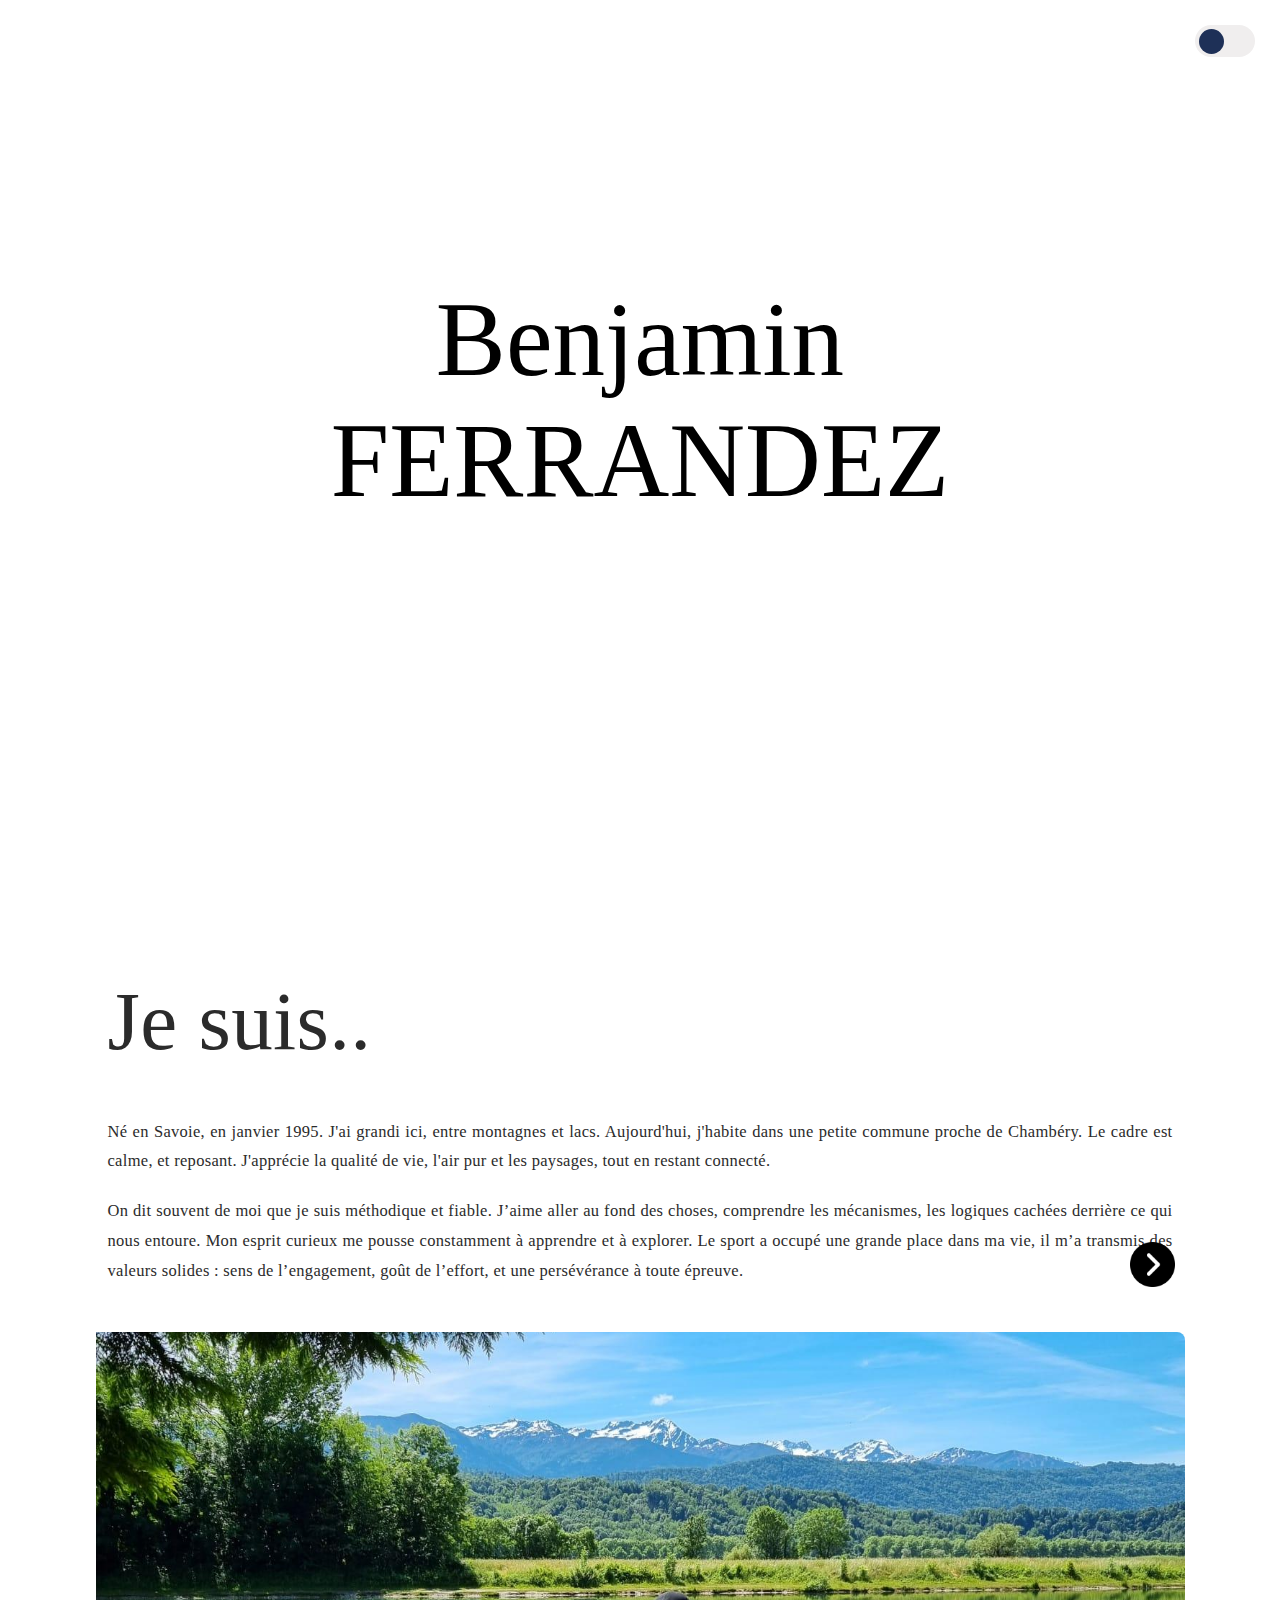
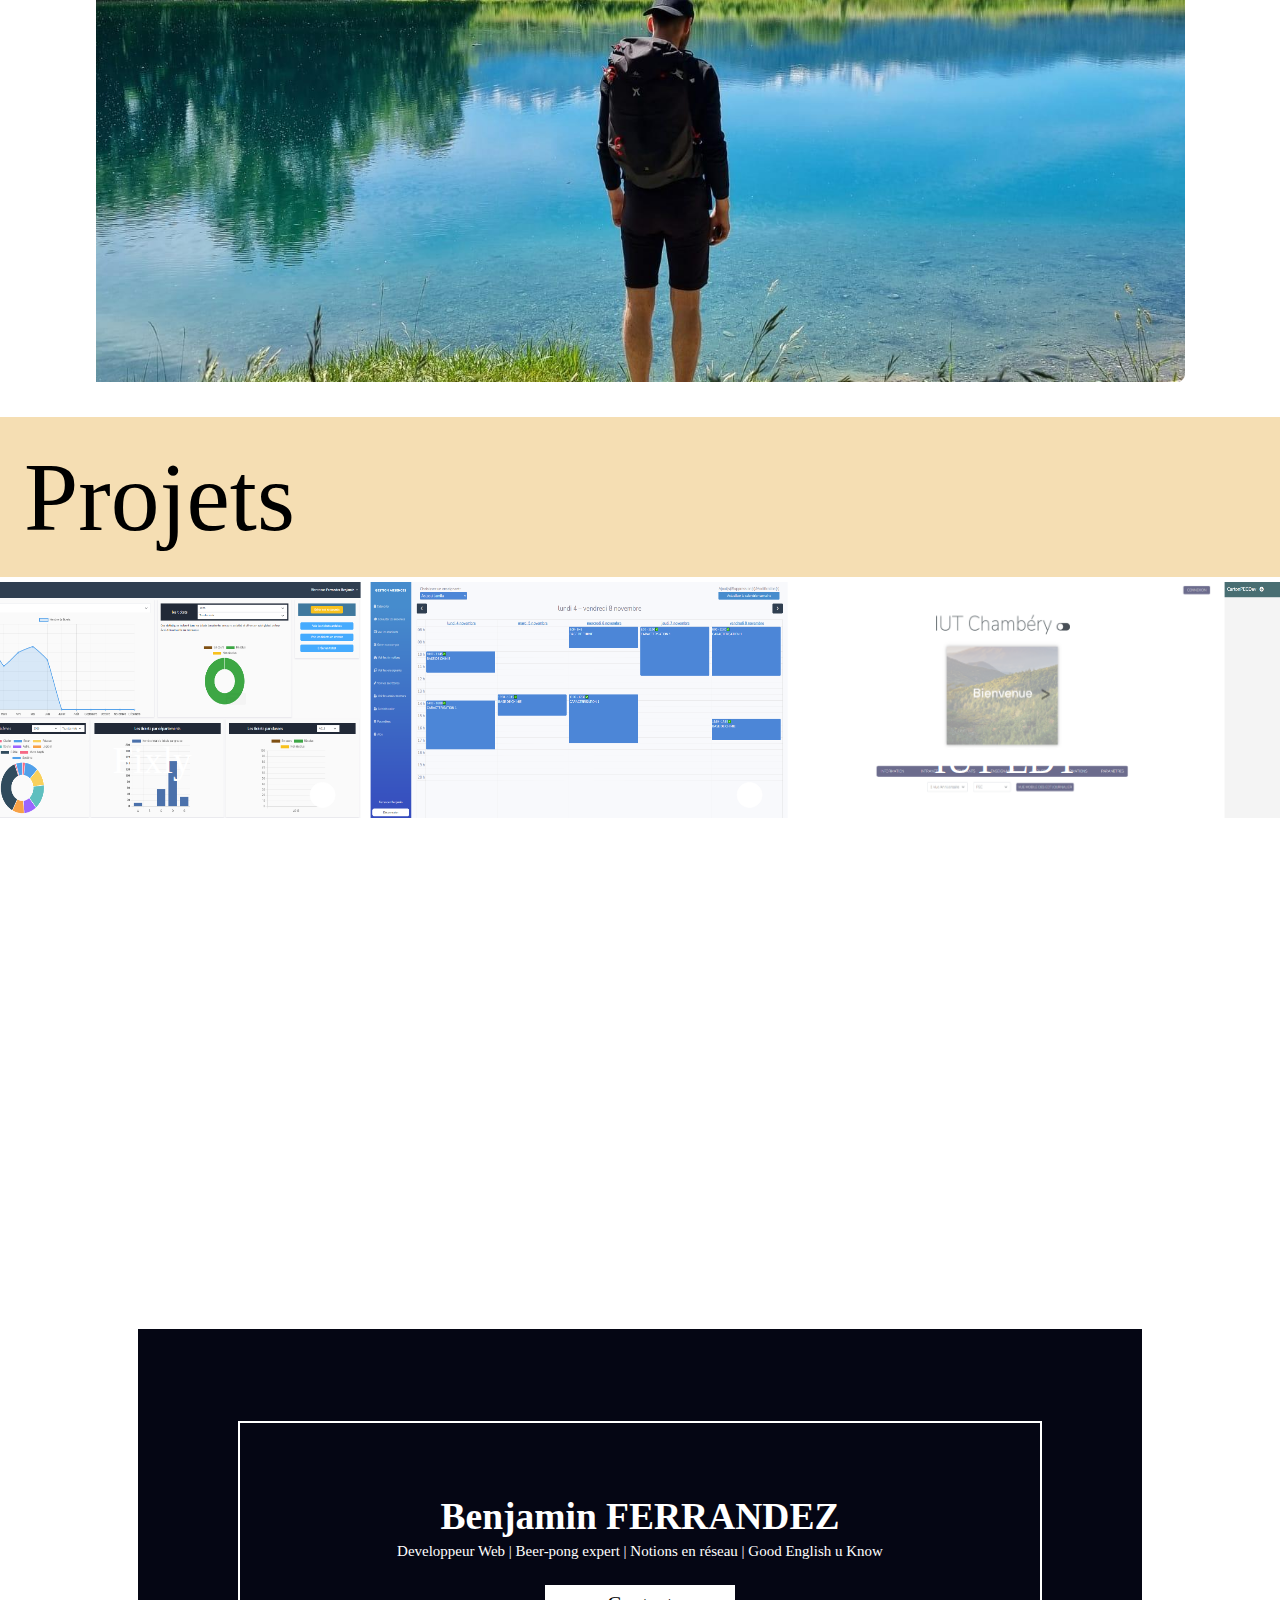
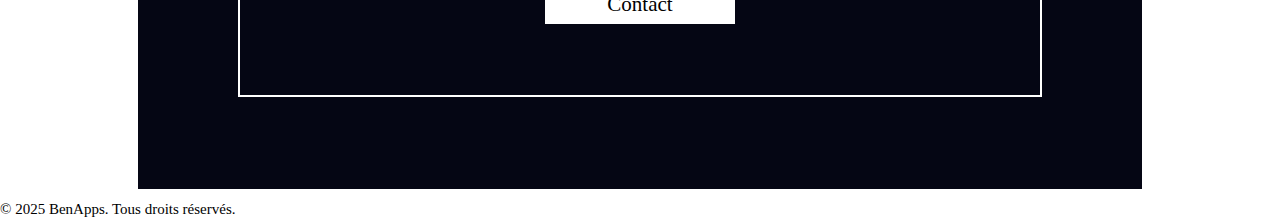
<file: index.html>
<!DOCTYPE html>
<html lang="fr">
<head>
    <meta charset="UTF-8">
    <meta name="viewport" content="width=device-width, initial-scale=1.0">
    <title>BenApps</title>
    <link rel="stylesheet" href="style/style.css">
    <link rel="stylesheet" href="style/queries.css">
    <link rel="preload" as="image" href="img/bio-1.jpg">
    <link rel="preload" as="image" href="img/bio-2.jpg">
    <link rel="preload" as="image" href="img/bio-3.jpg">
    <link rel="preload" as="image" href="img/bio-4.jpg">
    <link rel="icon" type="image/vnd.icon" href="img/benicone.ico">
    <link href="https://fonts.googleapis.com/css2?family=Quicksand&display=swap" rel="stylesheet">
    
    <script src="js/script.js"></script>
    <script src="js/switch-mode.js"></script>
    <script src="js/slider-infinite.js"></script>
    <!-- <script src="js/slide.js"></script> -->
</head>
<body>

    <div class="can-scroll-down">
        <img src="/img/arrow-down-white.png" class="arrow-down" alt="flechebas" id="scroll-button">
    </div>

    <span class="switch">
        <span class="slider" id="the-slider"></span>
    </span>

<div class="wrapper">
        

    <!-- Hero Section -->
    <section id="principal" class="section-one mode-base">

        <div class="accueil fade-in-base" id="accueil">
            <!--<div id="liseret"></div>-->

            <h1 id="titre">Benjamin FERRANDEZ</h1>
            
            <div class="f-center gap-me z-index-2 btn-c-base" id="contain_btn">
                <a href="#about" class="btn-a">A propos</a>
                <a href="#projets" class="btn-a">Mes projets</a>
                <a href="#contact" class="btn-a">Contact</a>
            </div>
        </div>

    </section>

    <!-- Services Section -->
    <section id="about" class="fade-in section-two  bg-white">
        <!--<div class="image-bg-about"></div>-->

        <div class="all-about">
            <div class="about-1">

                <!-- Explication de moi -->
                    <div class="explain-me">
                        <div class="jesuis" id="one-text">

                            <h2>Je suis..</h2>

                            <p>
                                Né en Savoie, en janvier 1995. J'ai grandi ici, entre montagnes et lacs.  
                                Aujourd'hui, j'habite dans une petite commune proche de Chambéry. 
                                Le cadre est calme, et reposant. J'apprécie la qualité de vie,  
                                l'air pur et les paysages, tout en restant connecté.
                            </p>
                            
                            <p>
                                On dit souvent de moi que je suis méthodique et fiable. J’aime aller au fond des choses, comprendre les mécanismes,
                                les logiques cachées derrière ce qui nous entoure. Mon esprit curieux me pousse constamment à apprendre et à explorer.
                                Le sport a occupé une grande place dans ma vie, il m’a transmis des valeurs solides : sens de l’engagement, goût de l’effort, et une persévérance à toute épreuve.
                            </p>
                        </div>

                        <div class="ecole" id="two-text" style="display: none">
                            <h2>Mes études</h2>
                            <p>
                                J’ai repris mes études en 2020 avec un DU au Campus Numérique, qui m’a permis d’acquérir des bases solides. J’ai ensuite poursuivi avec une licence en Informatique aux Charmilles, où j’ai approfondi mes connaissances, notamment en réseau et en informatique générale. Toujours animé par l’envie d’apprendre, j’ai intégré un Master en Ingénierie Informatique et Systèmes d’Information à l’EPSI.    
                            </p>
                            
                            <p>
                                Chaque école m’a apporté une richesse particulière : le Campus Numérique m’a initié au développement, les Charmilles l'informatique au sens large — et le master m’a ouvert aux notions de management et de systèmes d'information.
                            </p>
                        </div>

                        <div class="jeuxvideo" id="three-text" style="display: none">
                            <h2>Les jeux !</h2>
                            <p>
                                Entre deux lignes de code, je me détends sur des jeux en ligne, seul ou avec des amis. J’ai aussi monté ma propre config — une expérience que je recommande à tous !
                            </p>
                            
                                <ul class="ul-me"> <strong>Configuration :</strong>
                                    <li> Carte mère : Asus rog STRIX B650E-F</li>
                                    <li> Processeur : Ryzen 7800X3D</li>
                                    <li> Carte graphique : Nvidia RTX 4060Ti (16G)</li>
                                    <li> RAM : Corsair Vengeance DDR5 (16G x2)</li>
                                    <li> Alimentation : Corsair RM850x 80 plus gold </li>
                                    <li> Boitier : Deepcool CH650 Digital </li>
                                    <li> Ventirad : DeepCool LS720 SE 360mn </li>
                                    <li> Clavier : Apex Pro steelSeries</li>
                                    <li> Souris : SteelSeries Rival 5</li>
                                </ul>
                            </p>
                        </div>

                        <div class="fetardunpeu" id="four-text" style="display: none">
                            <h2>La fête..</h2>
                            <p>
                                Il faut bien relâcher la pression entre deux compilations qui plantent. Je profite de ces moments pour changer de cadre, passer du mode “débogage” au mode “déconnexion totale”, et souvent rigoler jusqu’à ne plus sentir mes joues. 
                            </p>
                            
                            <p>
                                Certains sortent leur meilleure tenue, moi je mise tout sur mon stock de playlists douteuses et mon expertise en Beer-pong (franchement je suis pas mauvais quoi)
                                Ce n’est pas qu’une simple pause : c’est un bon rappel que l’équilibre, ça passe aussi par ces instants spontanés, imparfaits, mais sincères.
                            </p>
                        </div>
                    </div>
                <!--//////////////////////////////////-->

                <!-- Première photo -->
                    <div class="arrow-container">
                        <img src="/img/arrow-right.png" class="arrow b-radius-top-r b-radius-bot-r" alt="fleche"  id="carrousel">
                    </div>
                <!--//////////////////////////////////-->
            </div>

            <div class="about-2 b-radius-top-r b-radius-bot-r" id="two">
                <img src="img/bio-1.jpg" alt="" loading="lazy" class="image-one-carroussel" id="one-image">
                <img src="img/bio-2.jpg" alt="" loading="lazy" class="image-two-carroussel" id="two-image" style="display: none;">
                <img src="img/bio-3.jpg" alt="" loading="lazy" class="image-three-carroussel" id="three-image" style="display: none;">
                <img src="img/bio-4.jpg" alt="" loading="lazy" class="image-four-carroussel" id="four-image" style="display: none;">
            </div>
        </div>

    </section>

        <!-- About Section -->
    <section id="projets" class="section-three-spc">

        <div class="projets-title">
            <h2>Projets</h2>
        </div>

        <div class="all-projets fade-in">
            <!-- Swiper wrapper -->
            <div class="carroussel">
                <div class="carroussel-slider" id="slider">

                    <div class="card-projet projet-1">
                            <div class="card-title">
                                Fixly
                            </div>
                            <div class="card-container">
                                <div class="expl">
                                    <p>Petite explications rapide de ce qu'est l'application</p>
                                </div>
                                <div class="card-button">
                                    <a href="#" class="btn-details-projet">Voir les détails</a>
                                </div>
                            </div>
                    </div>

                    <div class="card-projet projet-2">

                        <div class="card-container">
                            <div class="card-title">
                                IUT-Absence
                            </div>
                            <div class="expl">
                                <p>Petite explications rapide de ce qu'est l'application</p>
                            </div>
                            <div class="card-button">
                                <a href="#" class="btn-details-projet">Voir les détails</a>
                            </div>
                        </div>
                    </div>

                    <div class="card-projet projet-3">
                        <div class="card-title">
                            IUT-EDT
                        </div>

                        <div class="card-container">
                            <div class="expl">
                                <p>Petite explications rapide de ce qu'est l'application</p>
                            </div>
                            <div class="card-button">
                                <a href="#" class="btn-details-projet">Voir les détails</a>
                            </div>
                        </div>

                    </div>

                    <div class="card-projet projet-4">
                        <div class="card-title">
                            IUT-Carton
                        </div>

                        <div class="card-container">
                            <div class="expl">
                                <p>Petite explications rapide de ce qu'est l'application</p>
                            </div>
                            <div class="card-button">
                                <a href="#" class="btn-details-projet">Voir les détails</a>
                            </div>
                        </div>
                    </div>

                </div>
            </div>
        </div>
    </section>
    <!-- Contact Section -->
    <section id="contact" class="fade-in section-four">
          <div class="fond_1 gap-12 div-one">
            <div class="hs">
                <div id="border-me"></div>
                <div class="container">
                    <div class="explain">
                        <h2>Benjamin FERRANDEZ</h2>
                        <span>Developpeur Web | Beer-pong expert | Notions en réseau | Good English u Know</span>
                    </div>
                    <a href="mailto:benn.ferrandez@gmail.com" class="btn-a btn-contact">Contact</a>
                </div>
            </div>
        </div>
    </section>

    <!-- Footer -->
    <footer class="">
        <p>&copy; 2025 BenApps. Tous droits réservés.</p>
    </footer>
</div>

<script src="js/swiper-bundle.min.js"></script> 
<script src="js/gestion_swipe.js"></script>   

</body>
</html>
</file>
<file: style/style.css>
* {
    box-sizing: border-box;
    margin: 0;
    padding: 0;
    scroll-behavior: smooth;
}

:root {
    --bg-mode-base: linear-gradient(to bottom, rgb(36 29 75 / 80%), rgba(0, 0, 0, 0.95)), radial-gradient(circle at center, rgba(255, 255, 255, 0.1), transparent 80%);
    --bg-mode-base-oh: linear-gradient(to bottom, rgb(10 68 166 / 60%), rgba(0, 0, 0, 0.95)), radial-gradient(circle at center, rgba(255, 255, 255, 0.1), transparent 80%);
    --bg-mode-base-p1: linear-gradient(to bottom, rgb(10 68 166 / 60%), rgba(0, 0, 0, 0.95)), radial-gradient(circle at center, rgba(255, 255, 255, 0.1), transparent 80%);
    --bg-mode-base-p2: linear-gradient(to bottom, rgba(164, 53, 125, 0.51), rgba(0, 0, 0, 0.95)), radial-gradient(circle at center, rgba(255, 255, 255, 0.1), transparent 80%);
    --bg-mode-base-p3: linear-gradient(to bottom, rgb(10 166 44 / 60%), rgba(0, 0, 0, 0.95)), radial-gradient(circle at center, rgba(255, 255, 255, 0.1), transparent 80%);
    --bg-mode-base-p4: linear-gradient(to bottom, rgba(190, 87, 23, 0.6), rgba(0, 0, 0, 0.95)), radial-gradient(circle at center, rgba(255, 255, 255, 0.1), transparent 80%);

    --bg-mode-white:#ffffff;
    --bg-mode-base-c:rgb(0 0 0 / 77%);
    --text-white : white;
    --text-black : black;
}

/* GESTION SCROSSBAR */

html::-webkit-scrollbar,
body::-webkit-scrollbar {
  width: 0px;
  height: 0px;
  background: transparent;
}


html {
    /* font-family: 'Quicksand', sans-serif; */
    font-family: 'Cormorant Garamond', serif;
    font-size: 15px;
    /* width: 100vw; */
    background-color:#ffffff;
    /* height: 100vh; */
}

body
{
    width: 100%;
    /* min-height: 100vh; */
}


.mode-base
{
    background: var(--bg-mode-white);
    color: var(--text-black);

}

.mode-base-2
{

    background-color: var(--bg-mode-base-c);
    background-image :var(--bg-mode-base);
    color: var(--text-white);
}


.btn-c-base
{
    /* width: clamp(350px, 60%, 800px); */
    width: 100%;
}

.btn-c-white a
{
    color: var(--text-black);
}


.wrapper
{
    flex-direction: column;
    justify-content: space-between;
    width: 100%;
    /* min-height: 100vh; */
    display: flex;
    /* gap: 100vh; */

}

section
{
    width: 100%;
    /* min-height: 100vh; */
}

.section-one
{
    position: sticky;
    top: 0;
    display: flex;
    align-items: center;
    justify-content: center;
    flex-direction: column;
    z-index: 1;
}

.div-one
{
    display: flex;
    flex-direction: column;
    justify-content: center;
    align-items: center;
    height: 70%;
    width: 100%;
    padding: 12px;
}

.section-two,
.section-three,
.section-four
{
    color: white;
    display: flex;
    align-items: center;
    justify-content: center;
    z-index: 2;
    position: relative;

}

.bg-white
{
    background: #ffffff;
}

/* .section-three-spc
{
    color: rgb(0, 0, 0);
    z-index: 2;
    gap: 15px;
    display: flex;
} */

.explication
{
    width: clamp(340px, 85%, 1050px);
    border: 1px solid rgb(202 190 190 / 28%);
    padding: 12px;
    margin: 5% auto;
}

.section-two
{
    padding: 35px;
}

.section-three
{
    margin-top: 120px;
}


#titre
{
    text-align: center;
    font-size: 7rem;
    margin-top: 15px;
    margin-bottom: 15px;
    font-weight: 400;
    /* color: white; */
}

.accueil
{
    display: flex;
    align-items: center;
    justify-content: center;
    flex-direction: column;
    width: clamp(350px, 60%, 800px);
    gap: 15px;
    padding-top: 0.5rem;
    padding-bottom: 4rem;
    padding-right: 1.1rem;
    padding-left: 1.1rem;
    position: relative;
    /* border-bottom: 1px solid rgb(255, 255, 255); */
    box-sizing: border-box;
     /* box-shadow: rgb(255 255 255 / 42%) 0px 1px 3px 0px, rgba(27, 31, 35, 0.15) 0px 0px 0px 1px; */
}

.fade-in-base {
    opacity: 0;
    /* transform: translateY(10px); */
    /* transition: opacity 1.3s ease, transform 1.4s ease-in-out; */
    transition: opacity 2.5s ease-in;
}

.fade-in-base.visible {
    opacity: 1;
    /* transform: translateY(0); */
}

.fade-in-bottom {
    opacity: 0;
    transform: translateY(200px);
    transition: opacity 1s ease, transform 1s ease-in-out;
}

.fade-in-bottom.visible {
    opacity: 1;
    transform: translateY(0px);
}

.fade-in-top {
    opacity: 0;
    transform: translateY(-100px);
    transition: opacity 2s ease, transform 1s ease-in-out;
}

.fade-in-top.visible {
    opacity: 1;
    transform: translateY(0px);
}



.fade-in-left {
  opacity: 0;
  /* transform: translateX(-100vw); */
  transform: translateX(-30vw);
  transition: opacity 1.8s ease, transform 1.2s ease-out;
  will-change: transform, opacity;
}

.fade-in-left.visible {
  opacity: 1;
  transform: translateX(0vw); /* elle revient à sa position normale */
}

.fade-in-right {
  opacity: 0;
  /* transform: translateX(-100vw); */
  transform: translateX(30vw);
  transition: opacity 1.8s ease, transform 1.2s ease-out;
  will-change: transform, opacity;
}

.fade-in-right.visible {
  opacity: 1;
  transform: translateX(0vw); /* elle revient à sa position normale */
}


.stick-me0
{
    position: sticky!important;
    top: 0;
    min-height: 100vh;
}

.height-100vh{
    min-height: 100vh;
}

.flex
{
    display: flex;
}

.f-center
{
    display: flex;
    justify-content: center;
    align-items: center;
}

.gap-me
{
    gap: 35px;
}

.justi-center
{
    justify-content: center;
}

.align-center
{
    align-items: center;
}

.img-container
{
    width: 100%;         
    max-width: 400px;
    padding: 10px;
    /* object-fit: contain; */
}

.img-b
{
    width: 100%;
    height: auto;
    display: block;
}

.gap-12
{
    gap: 12px;
}

.z-index-2
{
    z-index: 99;
}

.container
{
    width: 75%;
    /* height: 60%; */
    display: flex;
    justify-content: center;
    align-items: center;
    /* border: 2px solid #ffffff; */
    padding: 10px;
    gap: 25px;
    position: relative;
    flex-direction: column;
}

#border-me
{
    width: 80%;
    height: 60%;
    position: absolute;
    border: 2px solid white;
}

.hs
{
    background-color: rgb(5 6 20);
    /* background-image: linear-gradient(to bottom, rgb(127 108 229 / 80%), rgb(17 33 79 / 95%)), radial-gradient(circle at center, rgba(255, 255, 255, 0.1), transparent 80%); */
    display: flex;
    flex-direction: column;
    justify-content: center;
    align-items: center;
    width: clamp(460px, 80%, 1100px);
    min-height: 460px;
    position: relative;
    /* box-shadow: rgba(100, 100, 111, 0.2) 0px 7px 29px 0px; */
}

.explain
{
    width: 100%;
    display: flex;
    flex-direction: column;
    gap: 5px;
    justify-content: center;
    align-content: center;
    align-items: center;
}

.explain h2
{
    font-size: 2.5rem;
}

.btn-a
{
    text-decoration: none;
    padding: 7px 12px;
    min-width: 94px;
    text-align: center;
    color: var(--text-white);
    font-size: clamp(0.9rem, 1.2vw, 2.5rem);
}

.btn-a:hover
{
    transform: scale(0.95);
}

.max-w {
    width: 100%;;
}

.max-h
{
    height: 100%;
}

.z-index-base
{
    z-index: 9;
}

.z-index-1
{
    z-index: 99;
}

.fl-col
{
    display: flex;
    flex-direction: column;
    justify-content: center;
    align-items: center;
}

.fl-row
{
    display: flex;
    flex-direction: row;
    justify-content: center;
    align-items: center;
}


#principal
{
    /* background-color: rgb(0 0 0 / 90%); */
    /* background-repeat: no-repeat;
    background-size: cover; */
    height: 100vh;
    /* margin: 0; */
    /* display: flex; */
    /* justify-content: center; */
    /* align-items: center; */
    /* color: white; */
}

.btn-contact
{
    /* position: absolute; */
    background-color: white;
    left: 10px;
    bottom: 85px;
    width: 190px;
    font-size: 1.4rem;
    color: black;
}


section#projets {
  width: 100%;
  min-height: 100vh;
  overflow: hidden; 
  display: flex;
  flex-direction: column;
  /* background-color: #fbf1f1; */
  justify-content: flex-start;
  align-items: flex-end;
  /* padding-top: 12px; */
  padding-bottom: 12px;
  gap: 5px;
  box-sizing: border-box;
}

.img-1
{
    opacity: 0.05;
    position: absolute;
    top: 0;
    left: 100px;
    /* transform: rotate(287deg); */
}

.img-1 img
{
    position: absolute;
    top: 0;
    width: 1500px;
    height: 1500px;
}


.img-2
{
    opacity: 0.03;
    position: absolute;
    left: 0px;
    top: 0px;
    /* transform: rotate(287deg); */
}

.img-2 img
{
    position: absolute;
    top: 0;
    width: 1500px;
    height: 1550px;
}

.text-wheat
{
    background-color: wheat;
}

.bold-me
{
    font-weight: bold;
}

.img-3
{
    opacity: 0.05;
    position: absolute;
    left: 100px;
    transform: rotate(287deg);
}

.img-3 img
{
    position: absolute;
    top: 0;
    width: 1500px;
    height: 1500px;
}

.projets-title
{
    background-color: wheat;
    /* width: clamp(340px, 85%, 1050px); */
    /* width: 25%; */
    padding: 12px;
    display: flex;
    width: 100%;
    color: black;
    justify-content: space-between;
    text-align: right;
}

.all-logo
{
    display: flex;
    align-items: center;
    flex: 8;
    gap: 25px;
}

.all-logo img
{
    width: 90px;
    /* height: 90px; */
}

.projets-title h2
{
    font-size: 6.5rem;
    padding: 12px;
    /* width: 100%; */
    font-weight: 400;
    text-align: right;
}

.all-projets {
  width: 100%;
  overflow: hidden; 
}


.carroussel
{
    width: 100%;
    position: relative;
    -webkit-box-sizing: border-box;
    box-sizing: border-box;
}

.carroussel-slider
{
    /* overflow: hidden; */
    display: flex;
    gap: 10px;
    /* animation: swipe 10s linear infinite; */
}

.card-projet
{
    width: 417px;
    height: 236px;
    background-size: 417px 236px;
    background-repeat: no-repeat;
    flex-shrink: 0;
    position: relative;
    display: flex;
    flex-direction: column;
    justify-content: flex-end;
    align-items: flex-end;
    transition: transform 0.5s ease, box-shadow 0.3s ease, border-color 1s ease, background-color 0.3s ease;
    background-color: rgba(255, 255, 255, 0.03); 
    /* border: 1px solid transparent; */
    cursor: pointer;
}


.card-projet:hover {
    border-color: rgba(255, 255, 255, 0.974); 
    background-color: rgba(255, 255, 255, 0.05); 
    transform: scale(1.02);
    box-shadow: 0 10px 20px rgba(0, 0, 0, 0.2);
    z-index: 1;
}

.card-projet::after {
  content: "";
  position: absolute;
  inset: 0;
  background: rgba(0, 0, 0, 0.2); 
  opacity: 0;
  transition: opacity 0.3s ease;
  pointer-events: none;
  border-radius: inherit;
}

.card-projet:hover::after {
  opacity: 1;
}


.card-projet::before
{
    content: '';
    position: absolute;
    width: 100%;
    height: 100%;
    top: 0;
    left: 0;
}

#projet1.card-projet::before {
  background-image: var(--bg-mode-base-p1);
}

#projet2.card-projet::before {
  background-image: var(--bg-mode-base-p1);
}

#projet3.card-projet::before {
  background-image: var(--bg-mode-base-p1);
}

#projet4.card-projet::before {
  background-image: var(--bg-mode-base-p1);
}



.projet-1
{
    /* background-image: url(https://is1-ssl.mzstatic.com/image/thumb/Features112/v4/c5/84/4f/c5844f78-6490-2bcf-7f3b-1188f6a0288a/3a7bc10c-b414-498d-9b78-d21ab4efbe70.png/417x236.jpg); */
    background-image: url("../img/projet-1.png");
}

.projet-2
{
    background-image: url("../img/projet-2.png");
}

.projet-3
{
    background-image: url("../img/projet-3.png");
    /* background-image: url(https://is1-ssl.mzstatic.com/image/thumb/Features211/v4/03/36/de/0336dec4-8cdd-f206-03ce-4b68bdf29737/e0e01f1e-d50c-4154-835a-f1766ffa89da.png/417x236.jpg); */
}


.projet-4
{
    background-image: url("../img/projet-4.png");
    /* background-image: url(https://is1-ssl.mzstatic.com/image/thumb/Features/v4/dc/cf/89/dccf8922-21e7-765c-edea-bca02bbb1300/a4ca9f85-f07a-458e-a753-ae8e1b875466.png/196x196sr.jpg); */
}

.projet-5
{
    /* background-image: url(https://is1-ssl.mzstatic.com/image/thumb/Features221/v4/89/07/9c/89079c5b-29da-cd1f-4ce3-ad68f3d28a68/f0346506-4c9f-4be1-b275-11fa4004b103.png/286x161.jpg); */
}


.card-title
{
    position: relative;
    width: 100%;
    color: white;
    text-align: center;
    font-size: 2.5rem;
}

.expl
{
    color: white;
    font-size: 0.8rem;
    text-align: justify;
}


.card-container
{
    width: 25px;
    height: 25px;
    background-color: white;
    border: 1px solid white;
    display: block;
    padding: 10px;
    overflow: hidden;
    z-index: 55;
    border-radius: 50px;
    padding: 12px;
    justify-content: center;
    color: #000000;
    align-items: center;
    margin-right: 25px;
    margin-bottom: 10px;
    transition: width 1s ease, height 0.5s ease, background-color 1s ease, border-radius 0.2s;
}

.card-container.visible {
  opacity: 1;
  visibility: visible;
}

.btn-details-projet
{
    padding: 12px;
    border-radius: 50px;
    width: 130px;
    height: 35px;
    color: black;
    background-color: white;
    text-decoration: none;
    font-size: 0.8rem;
    line-height: 0.3px;
    display: flex;
    justify-content: center;
    align-items: center;
    margin:  0 auto;
    transition: background-color 0.1s ease;
}

.btn-details-projet:hover
{
    background-color: rgb(226, 215, 215);
    /* color: black; */
}

.space-projet {
  display: flex;
  flex-direction: column;
  height: 100%;
}

.global-pres {
  flex: 1;
  display: flex;
  flex-direction: column;
  justify-content: space-between;
}


.btn-details {
  display: inline-block;
  background: #3b4d63;
  color: white;
  padding: 0.6rem 1.2rem;
  text-decoration: none;
  border-radius: 8px;
  transition: background 0.3s;
}

.btn-details:hover {
  background: #2c3a4b;
}

.marge-projet
{
    margin: 10% auto;
}

.li-projet strong {
    display: block;
    font-weight: 600;
    margin-bottom: 8px;
}

.global-pres {
    display: flex;
    flex-direction: column;
    gap: 15px;
    padding: 12px 0 0 0;
    text-align: justify;
    /* font-size: 0.9rem; */
    line-height: 1.8;
    letter-spacing: 0.3px;
    color: #2b2b2b;
    hyphens: auto;
    height: 90%;
}

.space-projet
{
    height: 100%;
}

.details
{
    height: 100%;
    display: flex;
    justify-content: center;
    align-items: center;
}

.btn-details
{
    padding: 12px;
    text-decoration: none;
    color: white;
    background-color: black;
    border-radius: 50px;
    min-width: 150px;
    text-align: center;
    font-size: 0.9rem;
    line-height: 1.8;
    letter-spacing: 0.3px;
}

.stack
{
    width: 100%;
    text-align: center;
}

.b-radius
{
    border-radius: 8px;
}

.b-radius-top-r, .b-radius-top-r img
{
    border-top-right-radius: 8px;
}

.b-radius-bot-r, .b-radius-bot-r img
{
    border-bottom-right-radius: 8px;
}

.switch {
    position:absolute;
    top: 25px;
    right: 25px;
    display:inline-block;
    width: 60px;
    height: 33px;
    z-index: 9999!important;
}

.slider:before {
    position: absolute;
    content: "";
    height: 25px;
    width: 25px;
    left: 4px;
    bottom: 3px;
    background-color: rgb(30 48 87);
    transition: 0.4s;
    border-radius: 50px;
    transform: translateX(0);
        z-index: 9999;
}

.slider.active:before {
    transform: translateX(27px);
}

.slider {
    position: relative; 
    display: inline-block;
    width: 60px;
    height: 32px;
    background-color: #f0eeee;
    border-radius: 50px;
    cursor: pointer;
    z-index: 9999;
}


.all-about 
{
    display: flex;
    flex-direction: column;
    gap: 35px;
    /* min-height: 50%; */
    width: clamp(340px, 90%, 1200px);
    z-index: 3;
    /* background-color: white; */
    border-radius: 8px;
    /* margin-bottom: 120px; */
}

.me
{
    display: flex;
    padding-top: 120px;
    gap: 25px;
    padding-bottom: 80px;
}

.whats
{
    width: clamp(340px, 90%, 1200px);
    text-align: justify;
    font-weight: 500;
    height: 600px;
    display: flex;
    z-index: 2;
    color: black;
    border-top: 1px solid rgb(203, 196, 196);
    border-bottom: 1px solid rgb(203, 196, 196);
    align-items: flex-start;
    flex-direction: column;
    justify-content: flex-start;
    position: relative;
    font-family: 'Cormorant Garamond', serif;
}

.talking_cat
{
    font-size: clamp(2.5rem, 7vw, 4rem);
}

.listen_cat
{
    /* margin-top: 18px; */
    font-style: italic;
    font-weight: 100;
    font-size: clamp(2rem, 6vw, 4rem);
    display: flex;
    align-items: center;
    justify-content: flex-start;
    flex-grow: 1;
    padding-left: 70px;
    padding-right: 70px;
}


.talking_cat
{
    /* position: absolute; */
    /* top: 0; */
    /* right: 0; */

    /* font-style: italic; */
    padding: 10px;
    width: 100%;
    text-align: right;

}

.talking_cat span
{
    border-bottom: 8px solid wheat;
}


.then_isGPT
{
    /* position: absolute; */
    display: block;
    /* bottom: 10px; */
    /* left: 25px; */
    font-size: 1rem;
    margin-left: 10px;
    margin-bottom: 10px;
    font-style:italic;
    background-color: wheat;
}

.about-1
{
    display: flex;
    flex: 4;
    flex-direction: column;
    padding: 12px;
    font-size: clamp(0.8rem, 2vw, 1.1rem);
    gap: 25px;
    position: relative;
    height: 650px;
}


.image-one-carroussel,
.image-two-carroussel,
.image-three-carroussel,
.image-four-carroussel
{
    object-fit: cover;
    position: relative;
    width: 100%;
    height: 650px;
    background-size: cover;
    background-position: center;
}

.about-1 h2
{
    font-size: clamp(3rem, 6.5vw, 6rem);
    font-weight: 400;
}

.about-2
{
    flex: 4;
}


.projet
{
    min-width: 300px;
    width: 22%;
    height: 200px;
    box-shadow: rgba(149, 157, 165, 0.2) 0px 8px 24px;
    border-radius: 8px;
    position: relative;
    background-repeat: no-repeat;
    background-position: center;
    background-size: cover;
    display: flex;
    flex-direction: column;
    align-items: center;
}

.global
{
    width: 90%;
    min-height: 110px;
    background-color: #272f63;
    color: rgb(255, 255, 255);
    border-radius: 8px;
    z-index: 2;
    position: absolute;
    padding: 03px 12px;
    bottom: 12%;
    display: flex;
    flex-direction: column;
    box-shadow: rgba(0, 0, 0, 0.35) 0px 5px 15px;
}


.container-projet-1,
.container-projet-2,
.container-projet-3
{
    flex-grow: 1;
    /* background-color: red; */
    padding: 05px;
    font-size: 0.9rem;
}

.title-projet
{
    padding: 05px;
    border-bottom: 2px solid rgb(200, 189, 189);
}

.explain-me
{
    text-align: justify;
    line-height: 1.8;
    letter-spacing: 0.3px;
    color: #2b2b2b;
    hyphens: auto;
}

.next 
{
    background: white;
    width: 100%;
}

.arrow-container
{
    display: flex;
    justify-content: flex-end;
    width: 100%;
    align-items: flex-end;
    flex-grow: 1;
    position: absolute;
    bottom: 0;
    left: 0;
}

.arrow
{
    text-align: center;
    position: relative;
    cursor: pointer;
    bottom: unset;
    left: unset;
    margin: 10px 10px 10px 0px;
}

.arrow-container img
{
    width: 45px;
}

.jesuis,
.ecole,
.jeuxvideo,
.fetardunpeu
{
    display: flex;
    gap: 20px;
    flex-direction: column;
}

.ul-me
{
    list-style: none;
}


.can-scroll-down {
  position: fixed;
  bottom: 25px;
  left: 50%;
  transform: translateX(-50%);
  z-index: 9999; 
  pointer-events: none; 
}

.arrow-down {
  width: 32px;
  height: auto;
  opacity: 0.7;
  animation: bounce 1.4s infinite;
  pointer-events: auto; 
  cursor: pointer;
}

@keyframes bounce {
  0%, 100% {
    transform: translateY(0);
  }
  50% {
    transform: translateY(10px);
  }
}

@keyframes bounce-top {
  0%, 100% {
    transform: translateY(0);
  }
  50% {
    transform: translateY(-10px);
  }
}

.appear {
    display: block!important;
}


.arrow-up {
  width: 32px;
  display: none;
  height: auto;
  opacity: 0.7;
  transition: opacity 0.3s ease;
  animation: bounce-top 1.4s infinite;
  pointer-events: auto;
  cursor: pointer;
}

hr 
{
    border: 0;
    border-top: 1px solid #eee;
    margin-bottom: 25px;
    margin-top: 25px;
}

#dev
{
    position: absolute;
    bottom: 0;
    right: 0;
    font-size: 0.8rem;
    font-style: italic;
}

.place-waiting
{
    width: 100%;
    flex-grow: 1;
    display: flex;
    justify-content: center;
    align-items: center;
    position: relative;
}

.course
{
    position: relative;
    color: black;
    font-size: 2rem;
    font-style: italic;
}
</file>
<file: style/queries.css>
@media (max-width: 576px) {
    /* Styles pour les très petits écrans */

    .wrapper{
        /* gap: 200px; */
    }

    .img-2
    {
        display: none;
    }

    .arrow
    {
        text-align: center;
        position: relative;
        cursor: pointer;
        bottom: unset;
        left: unset;
        margin: 10px 0px 10px 0px;
    
    }

    .arrow-container img {
        width: 35px;
    }

    .about-1 h2 {
        font-size: 2.5rem;
        text-align: left;
    }

    .section-two
    {
        padding: 5px;
    }

    .whats
    {
        padding-left: 5px;
        padding-right: 5px;
        height: 500px;
    }

    .listen_cat
    {
        padding: unset;
    }

    .projets-title h2 {
        font-size: 2.5rem;
        padding: 12px;
        text-align: right;
        /* width: 100%; */
    }

    .about-1
    {
        height: 450px;
    }


    .me 
    {
        padding-bottom: unset;
        padding-top: unset;
    }

    .card-projet
    {
        width: 250px;
        height: 190px;
        /* height: ; */
    }

    .arrow-container
    {
        display: flex;
        justify-content: flex-end;
    }

    .all-projets
    {
        width: 100%;
    }

    .ul-projet
    {
        padding: 15px;
    }

    .hs {
        width: auto;
        height: 100%;
    }

    /* .btn-a
    {
        font-size: 0.8rem;
    } */

    #border-me
    {
         display: none;
    }

    .container
    {
        width: 100%;
        height: 100%;
        flex-direction: column;
    }

    .explain
    {
        width: 100%;
        justify-content: center;
        align-items: center;
    }

    .explain h2
    {
        font-size: 1.7rem;
    }

    .img-b
    {
        width: 60%;
    }

    .img-container
    {
        display: flex;
        justify-content: center;
        align-items: center;
    }

    .btn-contact
    {
        position: relative;
        left: unset;
        bottom: unset;
        font-size: 0.9rem;
    }

    .div-one
    {
        height: 650px;
    }

    #titre
    {
        font-size: 3rem;
    }

    .blog
    {
        font-size: 0.8rem;
    }
/* 
    .about-1
    {
        font-size: 0.8rem;
    } */

    /* .section-two
    {
        padding: unset;
    } */

    .all-about
    {
        border-radius: unset;
    }
}





@media (max-width: 660px) {
    /* Styles pour les tablettes */

    .about-2
    {
        display: none!important;
    }

    .li-projet
    {
        font-size: 0.85rem;
    }

    .li-projet:hover {
        height: 450px;
        /* transform: scaleY(1); */
    }


}



@media (max-width: 900px) {
    /* Styles pour les tablettes */


    .li-projet
    {
        font-size: 0.75rem;
    }

    .all-about
    {
        width: 100%;
    }


}
</file>
